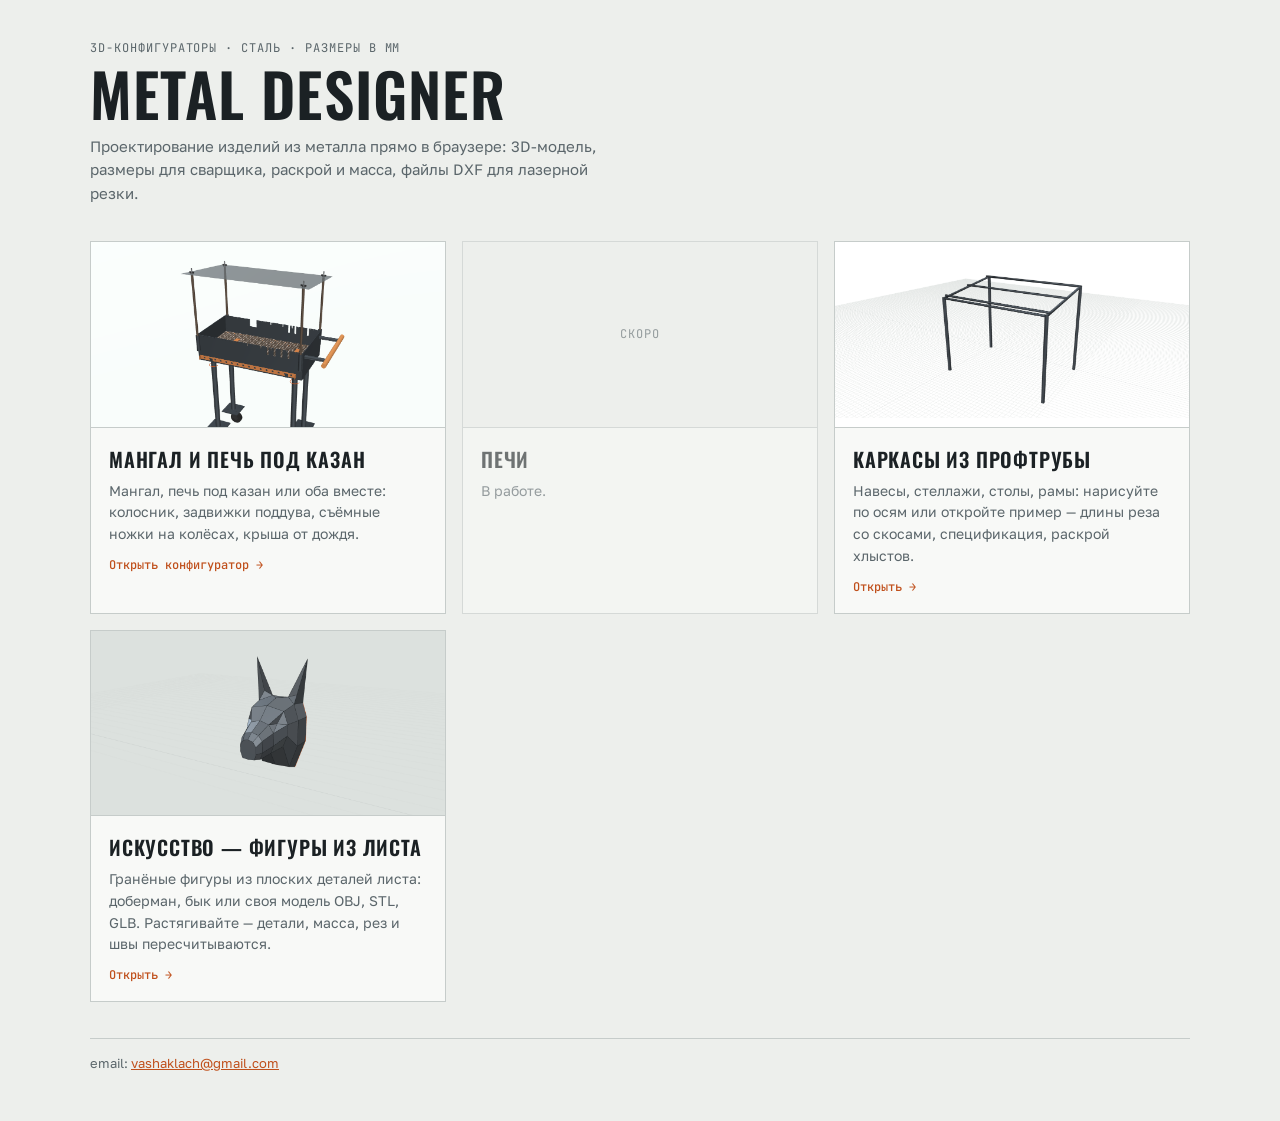
<file: index.html>
<!doctype html>
<html lang="ru">
<head>
<meta charset="utf-8">
<meta name="viewport" content="width=device-width,initial-scale=1">
<title>Metal Designer — конфигураторы изделий из металла</title>
<meta name="description" content="3D-конфигураторы изделий из металла: мангалы, печи, металлоконструкции, фигуры из листа. Размеры в мм, раскрой, DXF для лазера.">
<meta property="og:type" content="website">
<meta property="og:title" content="Metal Designer">
<meta property="og:description" content="3D-конфигураторы изделий из металла: мангалы, печи, металлоконструкции.">
<meta property="og:image" content="https://vitalishaklach.github.io/metal-designer/mangal/img/og.png">
<link rel="icon" href="mangal/img/favicon.svg" type="image/svg+xml">
<link rel="preconnect" href="https://fonts.googleapis.com">
<link rel="preconnect" href="https://fonts.gstatic.com" crossorigin>
<link rel="stylesheet" href="https://fonts.googleapis.com/css2?family=Oswald:wght@500;600;700&family=Golos+Text:wght@400;500;600&family=JetBrains+Mono:wght@400;500&display=swap">
<style>
:root{--bg:#EDEFEC;--panel:#F8F9F7;--ink:#1B2124;--muted:#5B666B;--line:#C6CCCA;--accent:#C0501C;
  --f-display:"Oswald","Arial Narrow",sans-serif;--f-body:"Golos Text",system-ui,-apple-system,"Segoe UI",sans-serif;--f-mono:"JetBrains Mono",ui-monospace,Consolas,monospace}
@media (prefers-color-scheme:dark){:root:not([data-theme="light"]){color-scheme:dark;--bg:#121517;--panel:#1A1F22;--ink:#E2E6E4;--muted:#8F9A9D;--line:#30393C;--accent:#EE7A45}}
:root[data-theme="dark"]{color-scheme:dark;--bg:#121517;--panel:#1A1F22;--ink:#E2E6E4;--muted:#8F9A9D;--line:#30393C;--accent:#EE7A45}
*{box-sizing:border-box}
body{margin:0;background:var(--bg);color:var(--ink);font:15px/1.55 var(--f-body);padding:40px 16px 48px}
.wrap{max-width:1100px;margin:0 auto;display:flex;flex-direction:column;gap:36px}
.eyebrow{font:12px var(--f-mono);letter-spacing:.08em;text-transform:uppercase;color:var(--muted)}
h1{font:600 clamp(36px,6vw,60px)/1.02 var(--f-display);text-transform:uppercase;letter-spacing:.02em;margin:6px 0 0}
.lede{color:var(--muted);max-width:60ch;margin:12px 0 0}
.cards{display:grid;grid-template-columns:repeat(auto-fill,minmax(300px,1fr));gap:16px}
.card{display:flex;flex-direction:column;border:1px solid var(--line);background:var(--panel);color:inherit;text-decoration:none}
.card img{display:block;width:100%;height:auto;aspect-ratio:1200/630;object-fit:cover;border-bottom:1px solid var(--line);background:var(--bg)}
.card .b{padding:16px 18px 18px;display:flex;flex-direction:column;gap:6px}
.card h2{font:600 20px var(--f-display);text-transform:uppercase;letter-spacing:.04em;margin:0}
.card p{margin:0;color:var(--muted);font-size:14px}
.card .go{font:500 12px var(--f-mono);color:var(--accent);margin-top:6px}
a.card:hover{border-color:var(--accent)}
a.card:hover h2{color:var(--accent)}
.card.soon{opacity:.6}
.card .ph{background:var(--bg)}
.card .ph{aspect-ratio:1200/630;border-bottom:1px solid var(--line);display:grid;place-items:center;font:12px var(--f-mono);color:var(--muted);text-transform:uppercase;letter-spacing:.08em}
footer{display:flex;flex-wrap:wrap;justify-content:space-between;gap:8px 24px;padding-top:14px;border-top:1px solid var(--line);color:var(--muted);font-size:13px}
footer a{color:var(--accent)}
</style>
</head>
<body>
<div class="wrap">
  <header>
    <div class="eyebrow">3D-конфигураторы · сталь · размеры в мм</div>
    <h1>Metal Designer</h1>
    <p class="lede">Проектирование изделий из металла прямо в браузере: 3D-модель, размеры для сварщика, раскрой и масса, файлы DXF для лазерной резки.</p>
  </header>
  <main class="cards">
    <a class="card" href="mangal/index.html">
      <img src="mangal/img/og.png" alt="3D-модель мангала на колёсах с крышей" width="1200" height="630">
      <div class="b"><h2>Мангал и печь под казан</h2><p>Мангал, печь под казан или оба вместе: колосник, задвижки поддува, съёмные ножки на колёсах, крыша от дождя.</p><span class="go">Открыть конфигуратор →</span></div>
    </a>
    <div class="card soon"><div class="ph">скоро</div><div class="b"><h2>Печи</h2><p>В работе.</p></div></div>
    <a class="card" href="karkas/index.html">
      <img src="karkas/og.png" alt="3D-эскиз навеса из профтрубы" width="1200" height="630">
      <div class="b"><h2>Каркасы из профтрубы</h2><p>Навесы, стеллажи, столы, рамы: нарисуйте по осям или откройте пример — длины реза со скосами, спецификация, раскрой хлыстов.</p><span class="go">Открыть →</span></div>
    </a>
    <a class="card" href="art/index.html">
      <img src="art/og.png" alt="Гранёная голова добермана из листового металла" width="1200" height="630">
      <div class="b"><h2>Искусство — фигуры из листа</h2><p>Гранёные фигуры из плоских деталей листа: доберман, бык или своя модель OBJ, STL, GLB. Растягивайте — детали, масса, рез и швы пересчитываются.</p><span class="go">Открыть →</span></div>
    </a>
  </main>
  <footer>
        <span>email: <a href="mailto:vashaklach@gmail.com">vashaklach@gmail.com</a></span>
  </footer>
</div>
</body>
</html>
</file>
